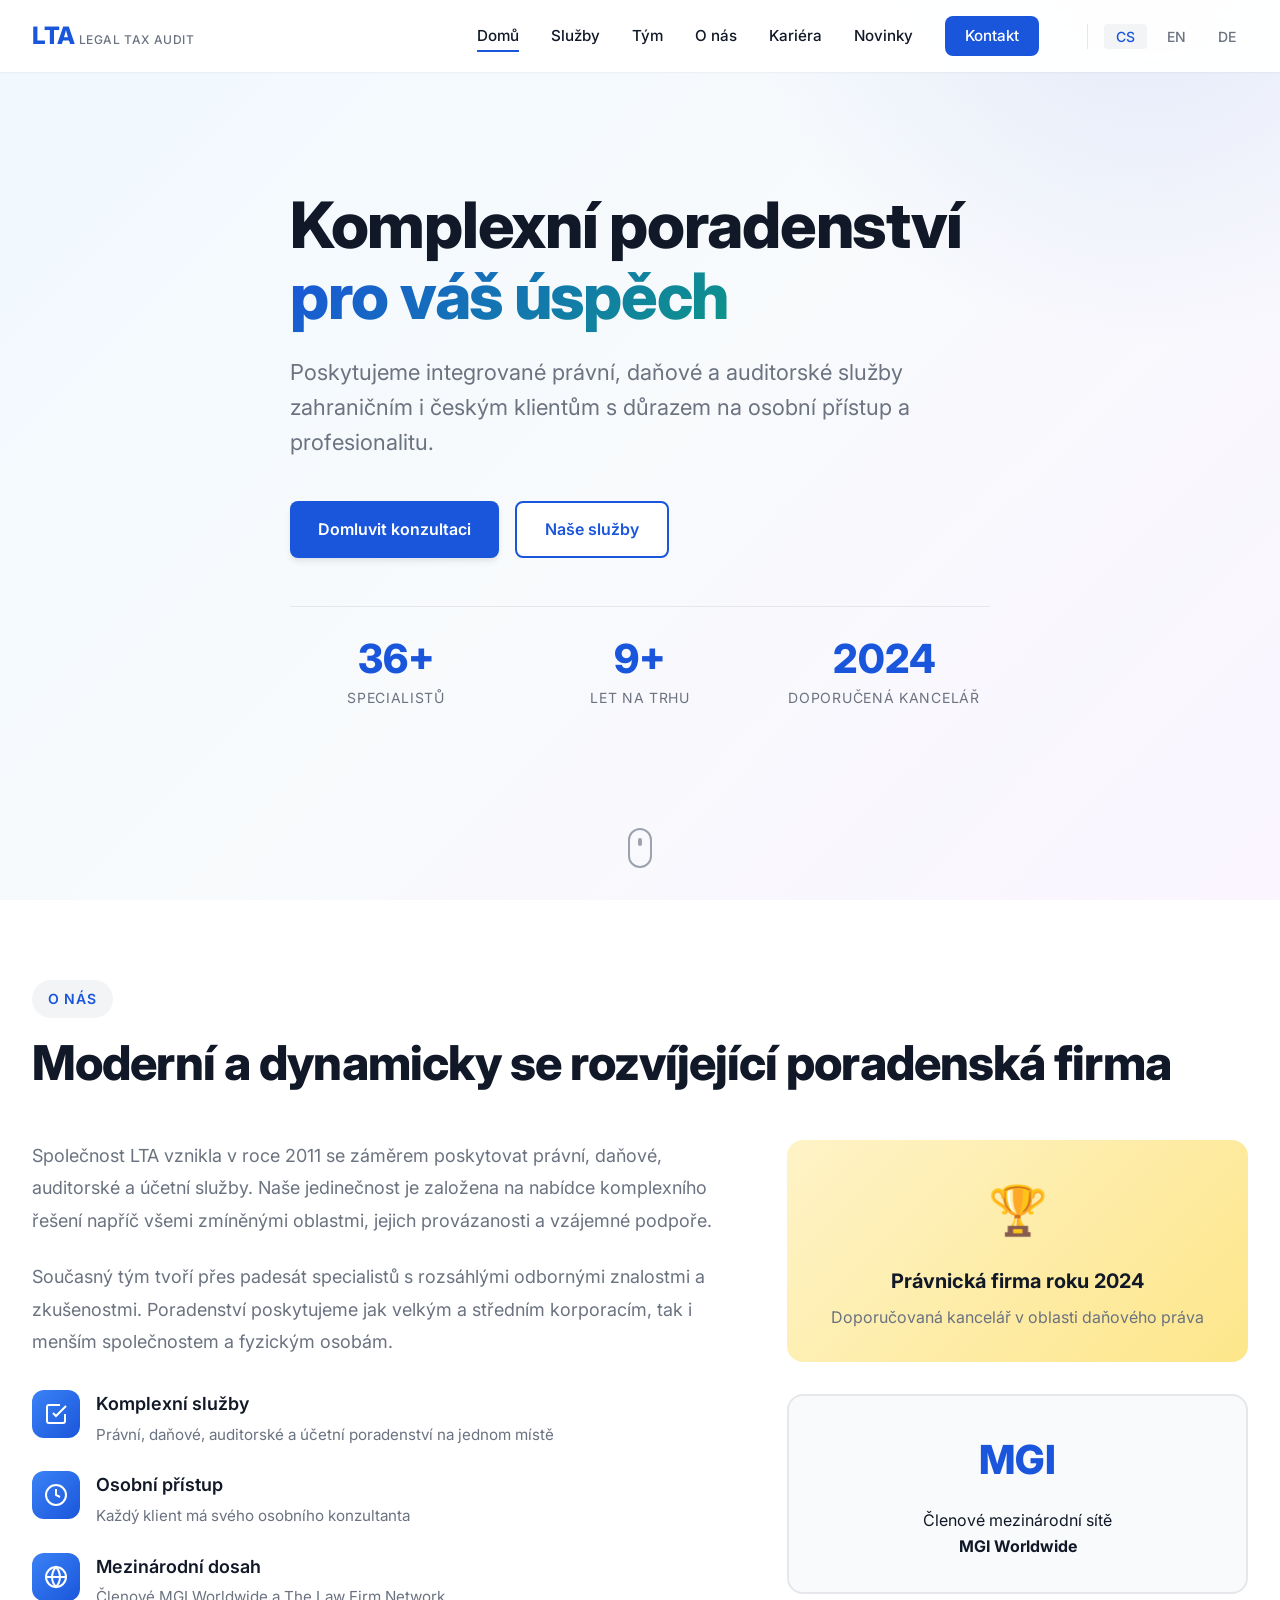
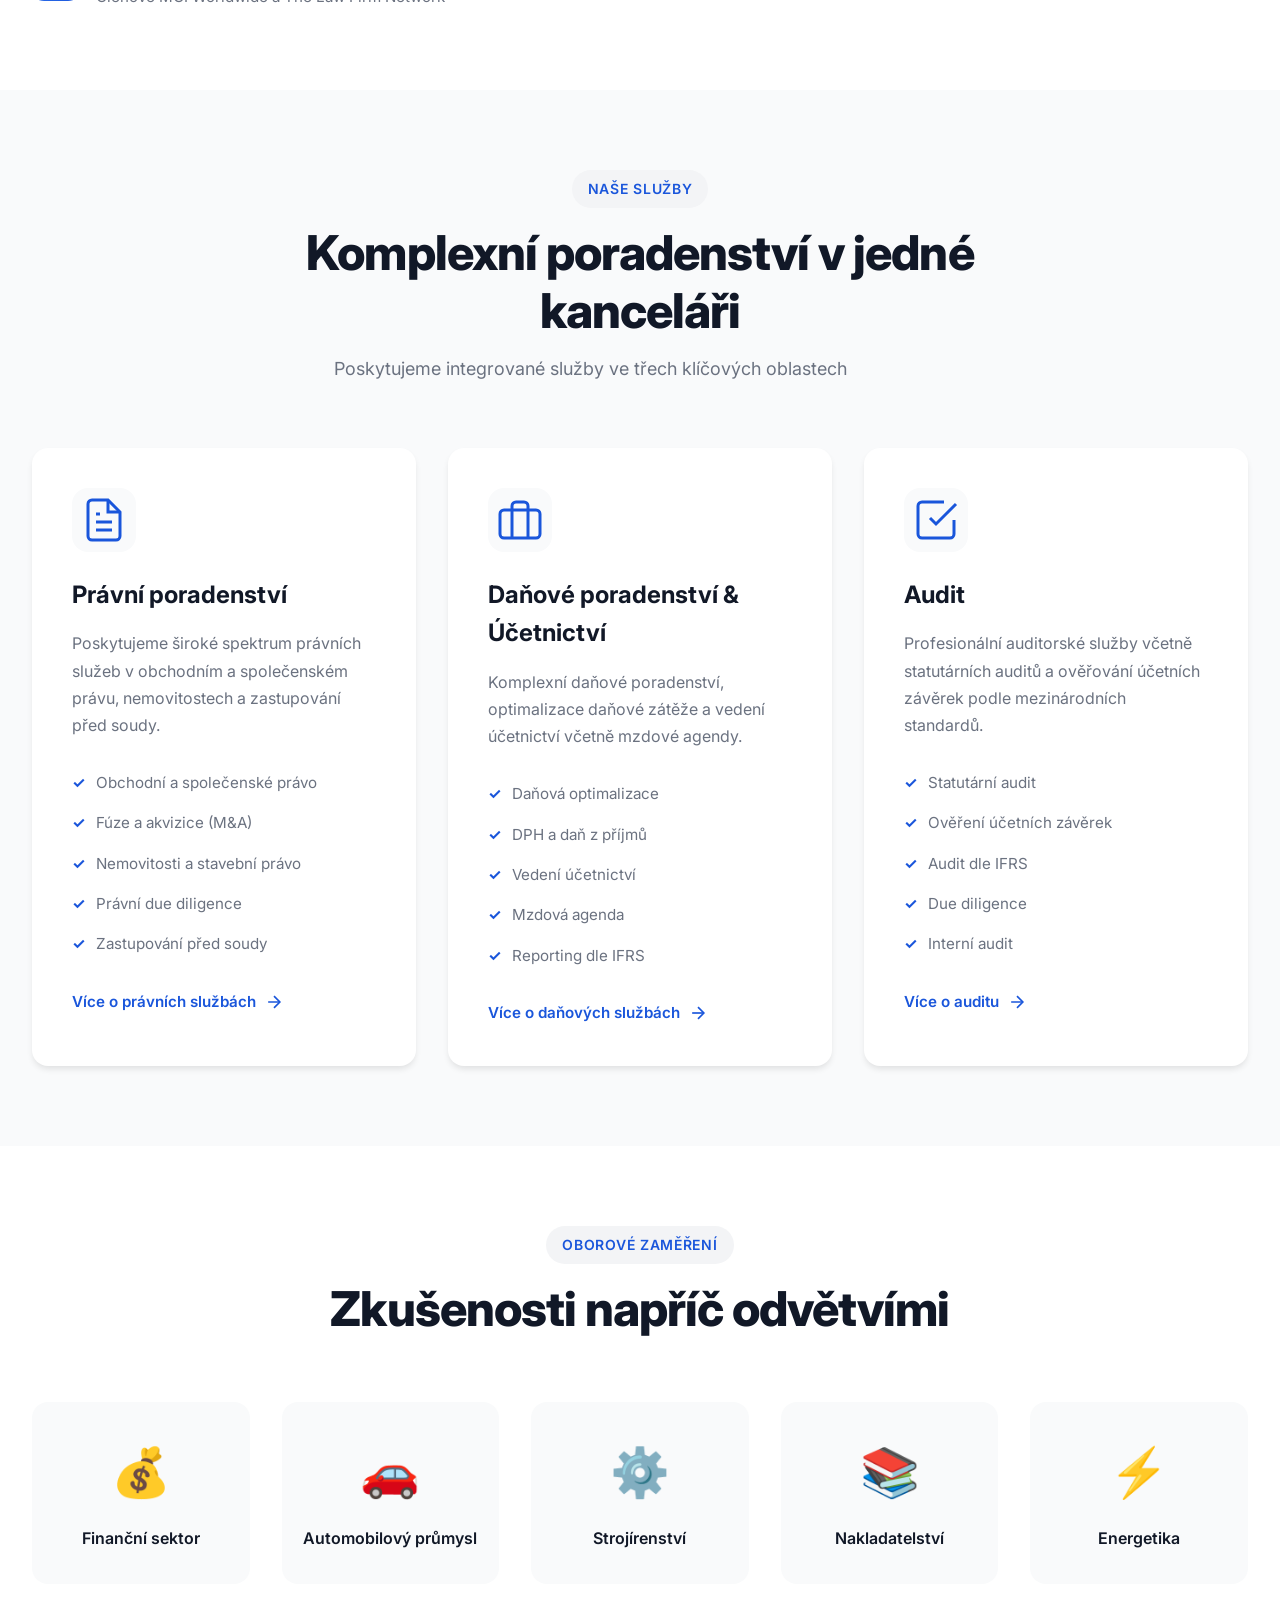
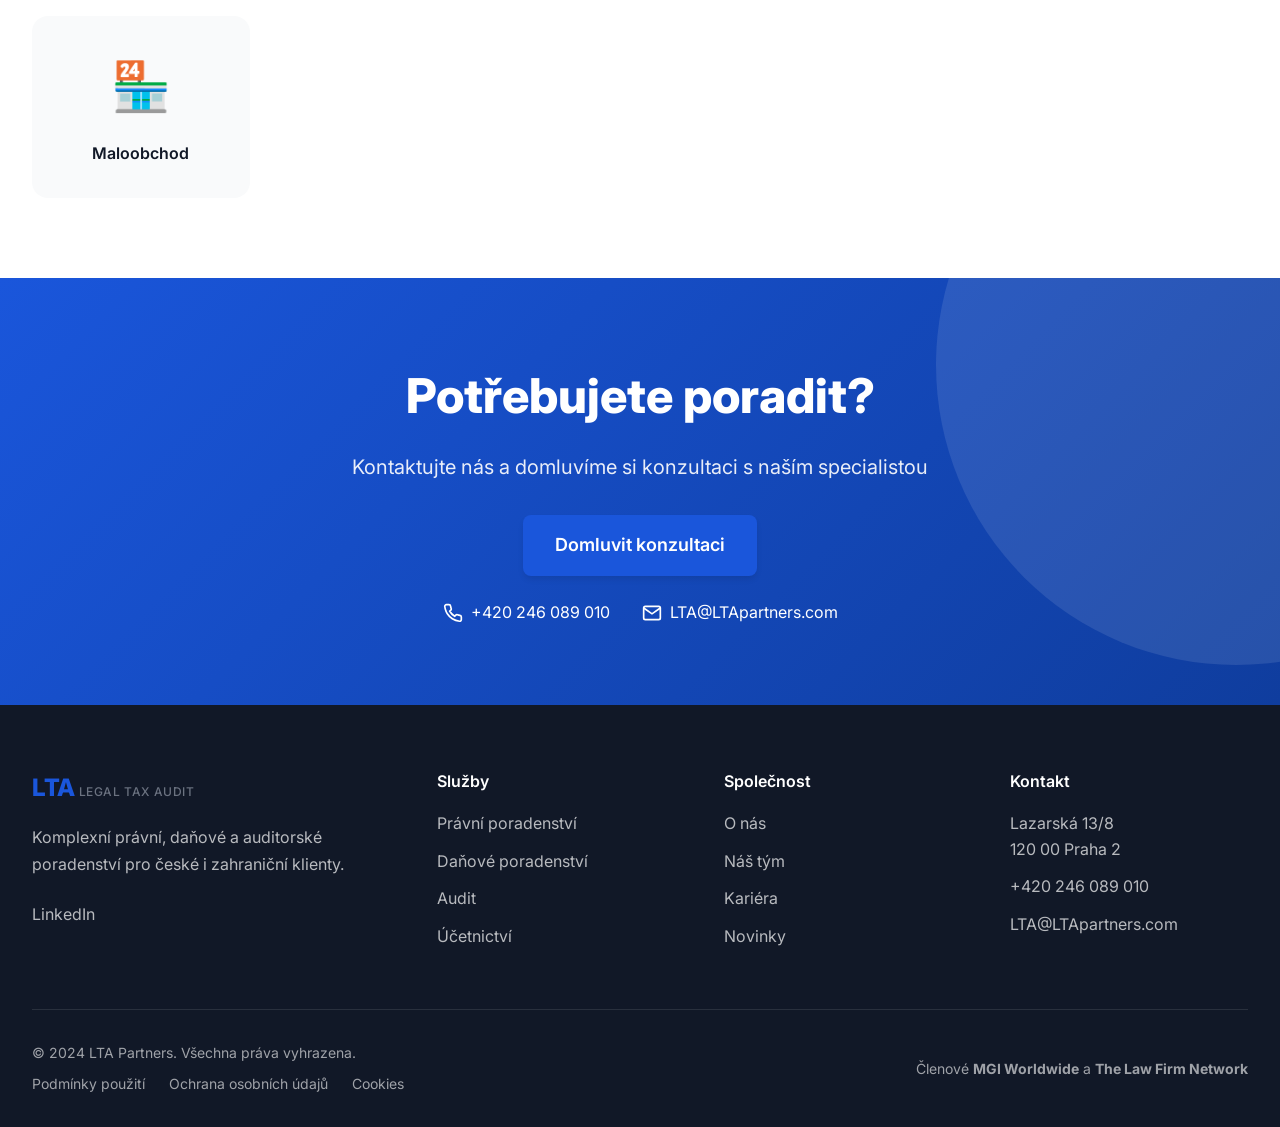
<file: docs/index.html>
<!DOCTYPE html>
<html lang="cs">
<head>
    <meta charset="UTF-8">
    <meta name="viewport" content="width=device-width, initial-scale=1.0">
    <title>LTA Partners - Legal, Tax & Audit</title>
    <link rel="stylesheet" href="css/style.css">
    <link rel="preconnect" href="https://fonts.googleapis.com">
    <link rel="preconnect" href="https://fonts.gstatic.com" crossorigin>
    <link href="https://fonts.googleapis.com/css2?family=Inter:wght@300;400;500;600;700;800&display=swap" rel="stylesheet">
</head>
<body>
    <!-- Navigation -->
    <nav class="navbar" id="navbar">
        <div class="container">
            <div class="nav-wrapper">
                <div class="logo">
                    <a href="index.html">
                        <span class="logo-text">LTA</span>
                        <span class="logo-subtitle">Legal Tax Audit</span>
                    </a>
                </div>

                <div class="nav-menu" id="navMenu">
                    <a href="index.html" class="nav-link active">Domů</a>
                    <a href="services.html" class="nav-link">Služby</a>
                    <a href="team.html" class="nav-link">Tým</a>
                    <a href="about.html" class="nav-link">O nás</a>
                    <a href="career.html" class="nav-link">Kariéra</a>
                    <a href="news.html" class="nav-link">Novinky</a>
                    <a href="contact.html" class="nav-link nav-link-cta">Kontakt</a>

                    <div class="language-switcher">
                        <button class="lang-btn active">CS</button>
                        <button class="lang-btn">EN</button>
                        <button class="lang-btn">DE</button>
                    </div>
                </div>

                <button class="mobile-menu-toggle" id="mobileMenuToggle">
                    <span></span>
                    <span></span>
                    <span></span>
                </button>
            </div>
        </div>
    </nav>

    <!-- Hero Section -->
    <section class="hero">
        <div class="hero-background"></div>
        <div class="container">
            <div class="hero-content">
                <h1 class="hero-title">
                    Komplexní poradenství<br>
                    <span class="gradient-text">pro váš úspěch</span>
                </h1>
                <p class="hero-subtitle">
                    Poskytujeme integrované právní, daňové a auditorské služby
                    zahraničním i českým klientům s důrazem na osobní přístup a profesionalitu.
                </p>
                <div class="hero-cta">
                    <a href="contact.html" class="btn btn-primary">Domluvit konzultaci</a>
                    <a href="services.html" class="btn btn-secondary">Naše služby</a>
                </div>

                <div class="hero-stats">
                    <div class="stat-item">
                        <div class="stat-number">50+</div>
                        <div class="stat-label">Specialistů</div>
                    </div>
                    <div class="stat-item">
                        <div class="stat-number">13+</div>
                        <div class="stat-label">Let na trhu</div>
                    </div>
                    <div class="stat-item">
                        <div class="stat-number">2024</div>
                        <div class="stat-label">Doporučená kancelář</div>
                    </div>
                </div>
            </div>
        </div>
        <div class="scroll-indicator">
            <div class="mouse"></div>
        </div>
    </section>

    <!-- About Section -->
    <section class="about-section">
        <div class="container">
            <div class="section-header">
                <span class="section-label">O nás</span>
                <h2 class="section-title">Moderní a dynamicky se rozvíjející poradenská firma</h2>
            </div>

            <div class="about-grid">
                <div class="about-content">
                    <p class="about-text">
                        Společnost LTA vznikla v roce 2011 se záměrem poskytovat právní, daňové,
                        auditorské a účetní služby. Naše jedinečnost je založena na nabídce
                        komplexního řešení napříč všemi zmíněnými oblastmi, jejich provázanosti
                        a vzájemné podpoře.
                    </p>
                    <p class="about-text">
                        Současný tým tvoří přes padesát specialistů s rozsáhlými odbornými
                        znalostmi a zkušenostmi. Poradenství poskytujeme jak velkým a středním
                        korporacím, tak i menším společnostem a fyzickým osobám.
                    </p>

                    <div class="about-features">
                        <div class="feature-item">
                            <div class="feature-icon">
                                <svg width="24" height="24" viewBox="0 0 24 24" fill="none" stroke="currentColor" stroke-width="2">
                                    <path d="M9 11l3 3L22 4"/>
                                    <path d="M21 12v7a2 2 0 01-2 2H5a2 2 0 01-2-2V5a2 2 0 012-2h11"/>
                                </svg>
                            </div>
                            <div>
                                <h4>Komplexní služby</h4>
                                <p>Právní, daňové, auditorské a účetní poradenství na jednom místě</p>
                            </div>
                        </div>

                        <div class="feature-item">
                            <div class="feature-icon">
                                <svg width="24" height="24" viewBox="0 0 24 24" fill="none" stroke="currentColor" stroke-width="2">
                                    <circle cx="12" cy="12" r="10"/>
                                    <path d="M12 6v6l4 2"/>
                                </svg>
                            </div>
                            <div>
                                <h4>Osobní přístup</h4>
                                <p>Každý klient má svého osobního konzultanta</p>
                            </div>
                        </div>

                        <div class="feature-item">
                            <div class="feature-icon">
                                <svg width="24" height="24" viewBox="0 0 24 24" fill="none" stroke="currentColor" stroke-width="2">
                                    <circle cx="12" cy="12" r="10"/>
                                    <path d="M2 12h20"/>
                                    <path d="M12 2a15.3 15.3 0 014 10 15.3 15.3 0 01-4 10 15.3 15.3 0 01-4-10 15.3 15.3 0 014-10z"/>
                                </svg>
                            </div>
                            <div>
                                <h4>Mezinárodní dosah</h4>
                                <p>Členové MGI Worldwide a The Law Firm Network</p>
                            </div>
                        </div>
                    </div>
                </div>

                <div class="about-awards">
                    <div class="award-card">
                        <div class="award-icon">🏆</div>
                        <h3>Právnická firma roku 2024</h3>
                        <p>Doporučovaná kancelář v oblasti daňového práva</p>
                    </div>

                    <div class="mgi-badge">
                        <div class="mgi-logo">MGI</div>
                        <p>Členové mezinárodní sítě<br><strong>MGI Worldwide</strong></p>
                    </div>
                </div>
            </div>
        </div>
    </section>

    <!-- Services Section -->
    <section class="services-section">
        <div class="container">
            <div class="section-header center">
                <span class="section-label">Naše služby</span>
                <h2 class="section-title">Komplexní poradenství v jedné kanceláři</h2>
                <p class="section-subtitle">
                    Poskytujeme integrované služby ve třech klíčových oblastech
                </p>
            </div>

            <div class="services-grid">
                <!-- Legal Services -->
                <div class="service-card" data-service="legal">
                    <div class="service-icon">
                        <svg width="48" height="48" viewBox="0 0 24 24" fill="none" stroke="currentColor" stroke-width="1.5">
                            <path d="M14 2H6a2 2 0 00-2 2v16a2 2 0 002 2h12a2 2 0 002-2V8z"/>
                            <polyline points="14 2 14 8 20 8"/>
                            <line x1="16" y1="13" x2="8" y2="13"/>
                            <line x1="16" y1="17" x2="8" y2="17"/>
                            <polyline points="10 9 9 9 8 9"/>
                        </svg>
                    </div>
                    <h3 class="service-title">Právní poradenství</h3>
                    <p class="service-description">
                        Poskytujeme široké spektrum právních služeb v obchodním a společenském právu,
                        nemovitostech a zastupování před soudy.
                    </p>
                    <ul class="service-list">
                        <li>Obchodní a společenské právo</li>
                        <li>Fúze a akvizice (M&A)</li>
                        <li>Nemovitosti a stavební právo</li>
                        <li>Právní due diligence</li>
                        <li>Zastupování před soudy</li>
                    </ul>
                    <a href="services.html#legal" class="service-link">
                        Více o právních službách
                        <svg width="20" height="20" viewBox="0 0 24 24" fill="none" stroke="currentColor" stroke-width="2">
                            <line x1="5" y1="12" x2="19" y2="12"/>
                            <polyline points="12 5 19 12 12 19"/>
                        </svg>
                    </a>
                </div>

                <!-- Tax Services -->
                <div class="service-card" data-service="tax">
                    <div class="service-icon">
                        <svg width="48" height="48" viewBox="0 0 24 24" fill="none" stroke="currentColor" stroke-width="1.5">
                            <rect x="2" y="7" width="20" height="14" rx="2"/>
                            <path d="M16 21V5a2 2 0 00-2-2h-4a2 2 0 00-2 2v16"/>
                            <path d="M12 11h.01"/>
                            <path d="M12 15h.01"/>
                        </svg>
                    </div>
                    <h3 class="service-title">Daňové poradenství & Účetnictví</h3>
                    <p class="service-description">
                        Komplexní daňové poradenství, optimalizace daňové zátěže a vedení účetnictví
                        včetně mzdové agendy.
                    </p>
                    <ul class="service-list">
                        <li>Daňová optimalizace</li>
                        <li>DPH a daň z příjmů</li>
                        <li>Vedení účetnictví</li>
                        <li>Mzdová agenda</li>
                        <li>Reporting dle IFRS</li>
                    </ul>
                    <a href="services.html#tax" class="service-link">
                        Více o daňových službách
                        <svg width="20" height="20" viewBox="0 0 24 24" fill="none" stroke="currentColor" stroke-width="2">
                            <line x1="5" y1="12" x2="19" y2="12"/>
                            <polyline points="12 5 19 12 12 19"/>
                        </svg>
                    </a>
                </div>

                <!-- Audit Services -->
                <div class="service-card" data-service="audit">
                    <div class="service-icon">
                        <svg width="48" height="48" viewBox="0 0 24 24" fill="none" stroke="currentColor" stroke-width="1.5">
                            <path d="M9 11l3 3L22 4"/>
                            <path d="M21 12v7a2 2 0 01-2 2H5a2 2 0 01-2-2V5a2 2 0 012-2h11"/>
                        </svg>
                    </div>
                    <h3 class="service-title">Audit</h3>
                    <p class="service-description">
                        Profesionální auditorské služby včetně statutárních auditů a ověřování
                        účetních závěrek podle mezinárodních standardů.
                    </p>
                    <ul class="service-list">
                        <li>Statutární audit</li>
                        <li>Ověření účetních závěrek</li>
                        <li>Audit dle IFRS</li>
                        <li>Due diligence</li>
                        <li>Interní audit</li>
                    </ul>
                    <a href="services.html#audit" class="service-link">
                        Více o auditu
                        <svg width="20" height="20" viewBox="0 0 24 24" fill="none" stroke="currentColor" stroke-width="2">
                            <line x1="5" y1="12" x2="19" y2="12"/>
                            <polyline points="12 5 19 12 12 19"/>
                        </svg>
                    </a>
                </div>
            </div>
        </div>
    </section>

    <!-- Industries Section -->
    <section class="industries-section">
        <div class="container">
            <div class="section-header center">
                <span class="section-label">Oborové zaměření</span>
                <h2 class="section-title">Zkušenosti napříč odvětvími</h2>
            </div>

            <div class="industries-grid">
                <div class="industry-item">
                    <div class="industry-icon">💰</div>
                    <h4>Finanční sektor</h4>
                </div>
                <div class="industry-item">
                    <div class="industry-icon">🚗</div>
                    <h4>Automobilový průmysl</h4>
                </div>
                <div class="industry-item">
                    <div class="industry-icon">⚙️</div>
                    <h4>Strojírenství</h4>
                </div>
                <div class="industry-item">
                    <div class="industry-icon">📚</div>
                    <h4>Nakladatelství</h4>
                </div>
                <div class="industry-item">
                    <div class="industry-icon">⚡</div>
                    <h4>Energetika</h4>
                </div>
                <div class="industry-item">
                    <div class="industry-icon">🏪</div>
                    <h4>Maloobchod</h4>
                </div>
            </div>
        </div>
    </section>

    <!-- CTA Section -->
    <section class="cta-section">
        <div class="container">
            <div class="cta-content">
                <h2 class="cta-title">Potřebujete poradit?</h2>
                <p class="cta-subtitle">
                    Kontaktujte nás a domluvíme si konzultaci s naším specialistou
                </p>
                <div class="cta-buttons">
                    <a href="contact.html" class="btn btn-primary btn-large">Domluvit konzultaci</a>
                    <div class="cta-contact">
                        <div class="contact-item">
                            <svg width="20" height="20" viewBox="0 0 24 24" fill="none" stroke="currentColor" stroke-width="2">
                                <path d="M22 16.92v3a2 2 0 01-2.18 2 19.79 19.79 0 01-8.63-3.07 19.5 19.5 0 01-6-6 19.79 19.79 0 01-3.07-8.67A2 2 0 014.11 2h3a2 2 0 012 1.72 12.84 12.84 0 00.7 2.81 2 2 0 01-.45 2.11L8.09 9.91a16 16 0 006 6l1.27-1.27a2 2 0 012.11-.45 12.84 12.84 0 002.81.7A2 2 0 0122 16.92z"/>
                            </svg>
                            <span>+420 246 089 010</span>
                        </div>
                        <div class="contact-item">
                            <svg width="20" height="20" viewBox="0 0 24 24" fill="none" stroke="currentColor" stroke-width="2">
                                <path d="M4 4h16c1.1 0 2 .9 2 2v12c0 1.1-.9 2-2 2H4c-1.1 0-2-.9-2-2V6c0-1.1.9-2 2-2z"/>
                                <polyline points="22,6 12,13 2,6"/>
                            </svg>
                            <span>LTA@LTApartners.com</span>
                        </div>
                    </div>
                </div>
            </div>
        </div>
    </section>

    <!-- Footer -->
    <footer class="footer">
        <div class="container">
            <div class="footer-grid">
                <div class="footer-col">
                    <div class="footer-logo">
                        <span class="logo-text">LTA</span>
                        <span class="logo-subtitle">Legal Tax Audit</span>
                    </div>
                    <p class="footer-text">
                        Komplexní právní, daňové a auditorské poradenství pro české i zahraniční klienty.
                    </p>
                    <div class="footer-social">
                        <a href="#" class="social-link">LinkedIn</a>
                    </div>
                </div>

                <div class="footer-col">
                    <h4 class="footer-title">Služby</h4>
                    <ul class="footer-links">
                        <li><a href="services.html#legal">Právní poradenství</a></li>
                        <li><a href="services.html#tax">Daňové poradenství</a></li>
                        <li><a href="services.html#audit">Audit</a></li>
                        <li><a href="services.html#accounting">Účetnictví</a></li>
                    </ul>
                </div>

                <div class="footer-col">
                    <h4 class="footer-title">Společnost</h4>
                    <ul class="footer-links">
                        <li><a href="about.html">O nás</a></li>
                        <li><a href="team.html">Náš tým</a></li>
                        <li><a href="career.html">Kariéra</a></li>
                        <li><a href="news.html">Novinky</a></li>
                    </ul>
                </div>

                <div class="footer-col">
                    <h4 class="footer-title">Kontakt</h4>
                    <ul class="footer-contact">
                        <li>Lazarská 13/8<br>120 00 Praha 2</li>
                        <li>+420 246 089 010</li>
                        <li>LTA@LTApartners.com</li>
                    </ul>
                </div>
            </div>

            <div class="footer-bottom">
                <div class="footer-legal">
                    <p>&copy; 2024 LTA Partners. Všechna práva vyhrazena.</p>
                    <div class="footer-legal-links">
                        <a href="#">Podmínky použití</a>
                        <a href="#">Ochrana osobních údajů</a>
                        <a href="#">Cookies</a>
                    </div>
                </div>
                <div class="footer-mgi">
                    <p>Členové <strong>MGI Worldwide</strong> a <strong>The Law Firm Network</strong></p>
                </div>
            </div>
        </div>
    </footer>

    <script src="js/script.js"></script>
</body>
</html>
</file>
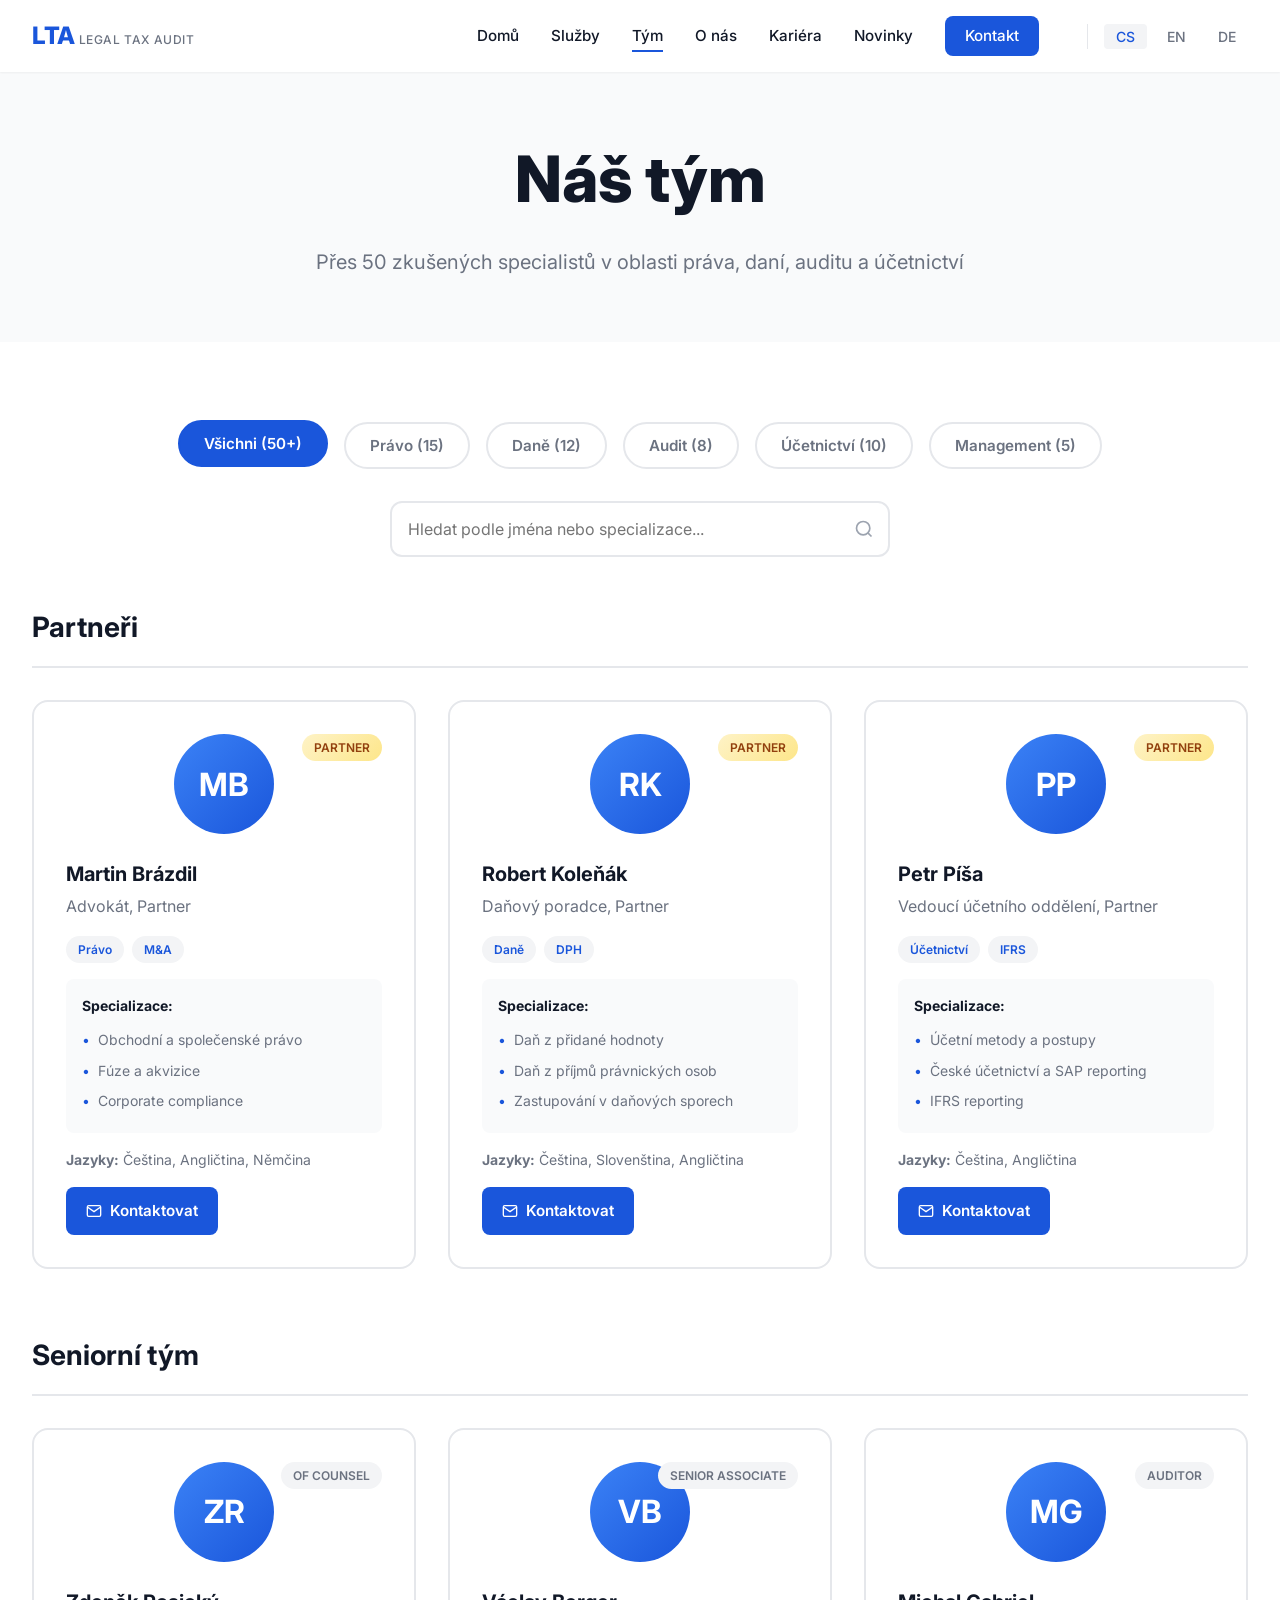
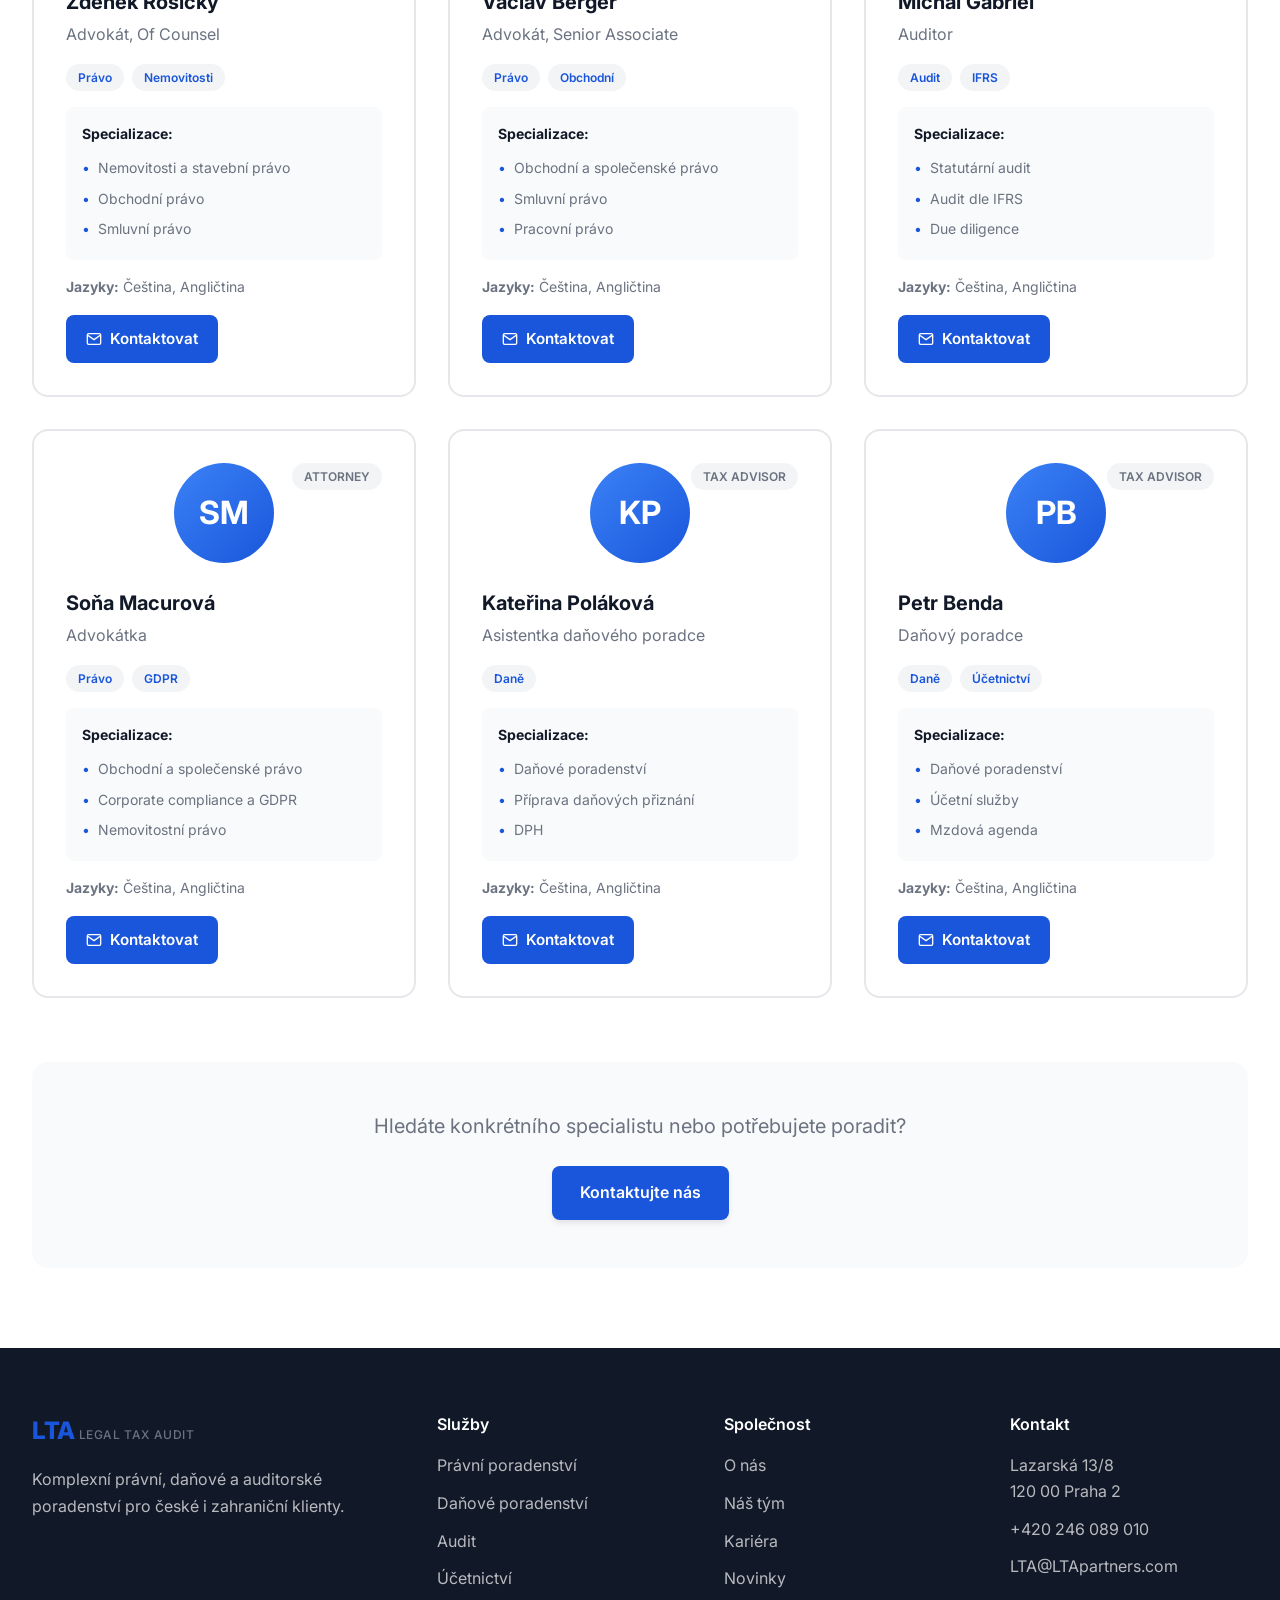
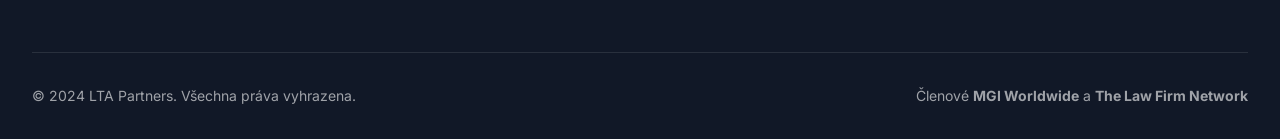
<file: docs/team.html>
<!DOCTYPE html>
<html lang="cs">
<head>
    <meta charset="UTF-8">
    <meta name="viewport" content="width=device-width, initial-scale=1.0">
    <title>Náš tým - LTA Partners</title>
    <link rel="stylesheet" href="css/style.css">
    <link rel="preconnect" href="https://fonts.googleapis.com">
    <link rel="preconnect" href="https://fonts.gstatic.com" crossorigin>
    <link href="https://fonts.googleapis.com/css2?family=Inter:wght@300;400;500;600;700;800&display=swap" rel="stylesheet">
</head>
<body>
    <!-- Navigation -->
    <nav class="navbar" id="navbar">
        <div class="container">
            <div class="nav-wrapper">
                <div class="logo">
                    <a href="index.html">
                        <span class="logo-text">LTA</span>
                        <span class="logo-subtitle">Legal Tax Audit</span>
                    </a>
                </div>

                <div class="nav-menu" id="navMenu">
                    <a href="index.html" class="nav-link">Domů</a>
                    <a href="services.html" class="nav-link">Služby</a>
                    <a href="team.html" class="nav-link active">Tým</a>
                    <a href="about.html" class="nav-link">O nás</a>
                    <a href="career.html" class="nav-link">Kariéra</a>
                    <a href="news.html" class="nav-link">Novinky</a>
                    <a href="contact.html" class="nav-link nav-link-cta">Kontakt</a>

                    <div class="language-switcher">
                        <button class="lang-btn active">CS</button>
                        <button class="lang-btn">EN</button>
                        <button class="lang-btn">DE</button>
                    </div>
                </div>

                <button class="mobile-menu-toggle" id="mobileMenuToggle">
                    <span></span>
                    <span></span>
                    <span></span>
                </button>
            </div>
        </div>
    </nav>

    <!-- Page Header -->
    <section class="page-header">
        <div class="container">
            <h1 class="page-title">Náš tým</h1>
            <p class="page-subtitle">
                Přes 50 zkušených specialistů v oblasti práva, daní, auditu a účetnictví
            </p>
        </div>
    </section>

    <!-- Team Filter Section -->
    <section class="team-section">
        <div class="container">
            <div class="team-filters">
                <button class="filter-btn active" data-filter="all">Všichni (50+)</button>
                <button class="filter-btn" data-filter="law">Právo (15)</button>
                <button class="filter-btn" data-filter="tax">Daně (12)</button>
                <button class="filter-btn" data-filter="audit">Audit (8)</button>
                <button class="filter-btn" data-filter="accounting">Účetnictví (10)</button>
                <button class="filter-btn" data-filter="management">Management (5)</button>
            </div>

            <div class="team-search">
                <input type="text" id="teamSearch" placeholder="Hledat podle jména nebo specializace..." class="search-input">
                <svg class="search-icon" width="20" height="20" viewBox="0 0 24 24" fill="none" stroke="currentColor" stroke-width="2">
                    <circle cx="11" cy="11" r="8"/>
                    <path d="m21 21-4.35-4.35"/>
                </svg>
            </div>

            <!-- Partners Section -->
            <div class="team-category">
                <h2 class="category-title">Partneři</h2>
                <div class="team-grid">
                    <!-- Partner 1 -->
                    <div class="team-card" data-category="law" data-keywords="právník advokát partner obchodní právo fúze akvizice">
                        <div class="team-photo">
                            <div class="photo-placeholder">MB</div>
                            <div class="team-badge partner-badge">Partner</div>
                        </div>
                        <div class="team-info">
                            <h3 class="team-name">Martin Brázdil</h3>
                            <p class="team-position">Advokát, Partner</p>
                            <div class="team-tags">
                                <span class="tag">Právo</span>
                                <span class="tag">M&A</span>
                            </div>
                            <div class="team-specialization">
                                <p><strong>Specializace:</strong></p>
                                <ul>
                                    <li>Obchodní a společenské právo</li>
                                    <li>Fúze a akvizice</li>
                                    <li>Corporate compliance</li>
                                </ul>
                            </div>
                            <div class="team-languages">
                                <strong>Jazyky:</strong> Čeština, Angličtina, Němčina
                            </div>
                            <a href="mailto:martin.brazdil@LTApartners.com" class="team-contact">
                                <svg width="16" height="16" viewBox="0 0 24 24" fill="none" stroke="currentColor" stroke-width="2">
                                    <path d="M4 4h16c1.1 0 2 .9 2 2v12c0 1.1-.9 2-2 2H4c-1.1 0-2-.9-2-2V6c0-1.1.9-2 2-2z"/>
                                    <polyline points="22,6 12,13 2,6"/>
                                </svg>
                                Kontaktovat
                            </a>
                        </div>
                    </div>

                    <!-- Partner 2 -->
                    <div class="team-card" data-category="tax" data-keywords="daňový poradce partner dph daň z příjmů">
                        <div class="team-photo">
                            <div class="photo-placeholder">RK</div>
                            <div class="team-badge partner-badge">Partner</div>
                        </div>
                        <div class="team-info">
                            <h3 class="team-name">Robert Koleňák</h3>
                            <p class="team-position">Daňový poradce, Partner</p>
                            <div class="team-tags">
                                <span class="tag">Daně</span>
                                <span class="tag">DPH</span>
                            </div>
                            <div class="team-specialization">
                                <p><strong>Specializace:</strong></p>
                                <ul>
                                    <li>Daň z přidané hodnoty</li>
                                    <li>Daň z příjmů právnických osob</li>
                                    <li>Zastupování v daňových sporech</li>
                                </ul>
                            </div>
                            <div class="team-languages">
                                <strong>Jazyky:</strong> Čeština, Slovenština, Angličtina
                            </div>
                            <a href="mailto:robert.kolenak@LTApartners.com" class="team-contact">
                                <svg width="16" height="16" viewBox="0 0 24 24" fill="none" stroke="currentColor" stroke-width="2">
                                    <path d="M4 4h16c1.1 0 2 .9 2 2v12c0 1.1-.9 2-2 2H4c-1.1 0-2-.9-2-2V6c0-1.1.9-2 2-2z"/>
                                    <polyline points="22,6 12,13 2,6"/>
                                </svg>
                                Kontaktovat
                            </a>
                        </div>
                    </div>

                    <!-- Partner 3 -->
                    <div class="team-card" data-category="accounting" data-keywords="účetní partner vedoucí účetního oddělení">
                        <div class="team-photo">
                            <div class="photo-placeholder">PP</div>
                            <div class="team-badge partner-badge">Partner</div>
                        </div>
                        <div class="team-info">
                            <h3 class="team-name">Petr Píša</h3>
                            <p class="team-position">Vedoucí účetního oddělení, Partner</p>
                            <div class="team-tags">
                                <span class="tag">Účetnictví</span>
                                <span class="tag">IFRS</span>
                            </div>
                            <div class="team-specialization">
                                <p><strong>Specializace:</strong></p>
                                <ul>
                                    <li>Účetní metody a postupy</li>
                                    <li>České účetnictví a SAP reporting</li>
                                    <li>IFRS reporting</li>
                                </ul>
                            </div>
                            <div class="team-languages">
                                <strong>Jazyky:</strong> Čeština, Angličtina
                            </div>
                            <a href="mailto:petr.pisa@LTApartners.com" class="team-contact">
                                <svg width="16" height="16" viewBox="0 0 24 24" fill="none" stroke="currentColor" stroke-width="2">
                                    <path d="M4 4h16c1.1 0 2 .9 2 2v12c0 1.1-.9 2-2 2H4c-1.1 0-2-.9-2-2V6c0-1.1.9-2 2-2z"/>
                                    <polyline points="22,6 12,13 2,6"/>
                                </svg>
                                Kontaktovat
                            </a>
                        </div>
                    </div>
                </div>
            </div>

            <!-- Senior Team Section -->
            <div class="team-category">
                <h2 class="category-title">Seniorní tým</h2>
                <div class="team-grid">
                    <!-- Senior 1 -->
                    <div class="team-card" data-category="law" data-keywords="advokát seniorní nemovitosti stavební právo">
                        <div class="team-photo">
                            <div class="photo-placeholder">ZR</div>
                            <div class="team-badge">Of Counsel</div>
                        </div>
                        <div class="team-info">
                            <h3 class="team-name">Zdeněk Rosický</h3>
                            <p class="team-position">Advokát, Of Counsel</p>
                            <div class="team-tags">
                                <span class="tag">Právo</span>
                                <span class="tag">Nemovitosti</span>
                            </div>
                            <div class="team-specialization">
                                <p><strong>Specializace:</strong></p>
                                <ul>
                                    <li>Nemovitosti a stavební právo</li>
                                    <li>Obchodní právo</li>
                                    <li>Smluvní právo</li>
                                </ul>
                            </div>
                            <div class="team-languages">
                                <strong>Jazyky:</strong> Čeština, Angličtina
                            </div>
                            <a href="mailto:zdenek.rosicky@LTApartners.com" class="team-contact">
                                <svg width="16" height="16" viewBox="0 0 24 24" fill="none" stroke="currentColor" stroke-width="2">
                                    <path d="M4 4h16c1.1 0 2 .9 2 2v12c0 1.1-.9 2-2 2H4c-1.1 0-2-.9-2-2V6c0-1.1.9-2 2-2z"/>
                                    <polyline points="22,6 12,13 2,6"/>
                                </svg>
                                Kontaktovat
                            </a>
                        </div>
                    </div>

                    <!-- Senior 2 -->
                    <div class="team-card" data-category="law" data-keywords="advokát senior obchodní právo">
                        <div class="team-photo">
                            <div class="photo-placeholder">VB</div>
                            <div class="team-badge">Senior Associate</div>
                        </div>
                        <div class="team-info">
                            <h3 class="team-name">Václav Berger</h3>
                            <p class="team-position">Advokát, Senior Associate</p>
                            <div class="team-tags">
                                <span class="tag">Právo</span>
                                <span class="tag">Obchodní</span>
                            </div>
                            <div class="team-specialization">
                                <p><strong>Specializace:</strong></p>
                                <ul>
                                    <li>Obchodní a společenské právo</li>
                                    <li>Smluvní právo</li>
                                    <li>Pracovní právo</li>
                                </ul>
                            </div>
                            <div class="team-languages">
                                <strong>Jazyky:</strong> Čeština, Angličtina
                            </div>
                            <a href="mailto:vaclav.berger@LTApartners.com" class="team-contact">
                                <svg width="16" height="16" viewBox="0 0 24 24" fill="none" stroke="currentColor" stroke-width="2">
                                    <path d="M4 4h16c1.1 0 2 .9 2 2v12c0 1.1-.9 2-2 2H4c-1.1 0-2-.9-2-2V6c0-1.1.9-2 2-2z"/>
                                    <polyline points="22,6 12,13 2,6"/>
                                </svg>
                                Kontaktovat
                            </a>
                        </div>
                    </div>

                    <!-- Senior 3 -->
                    <div class="team-card" data-category="audit" data-keywords="auditor statutární audit">
                        <div class="team-photo">
                            <div class="photo-placeholder">MG</div>
                            <div class="team-badge">Auditor</div>
                        </div>
                        <div class="team-info">
                            <h3 class="team-name">Michal Gabriel</h3>
                            <p class="team-position">Auditor</p>
                            <div class="team-tags">
                                <span class="tag">Audit</span>
                                <span class="tag">IFRS</span>
                            </div>
                            <div class="team-specialization">
                                <p><strong>Specializace:</strong></p>
                                <ul>
                                    <li>Statutární audit</li>
                                    <li>Audit dle IFRS</li>
                                    <li>Due diligence</li>
                                </ul>
                            </div>
                            <div class="team-languages">
                                <strong>Jazyky:</strong> Čeština, Angličtina
                            </div>
                            <a href="mailto:michal.gabriel@LTApartners.com" class="team-contact">
                                <svg width="16" height="16" viewBox="0 0 24 24" fill="none" stroke="currentColor" stroke-width="2">
                                    <path d="M4 4h16c1.1 0 2 .9 2 2v12c0 1.1-.9 2-2 2H4c-1.1 0-2-.9-2-2V6c0-1.1.9-2 2-2z"/>
                                    <polyline points="22,6 12,13 2,6"/>
                                </svg>
                                Kontaktovat
                            </a>
                        </div>
                    </div>

                    <!-- Senior 4 -->
                    <div class="team-card" data-category="law" data-keywords="advokát gdpr ochrana osobních údajů">
                        <div class="team-photo">
                            <div class="photo-placeholder">SM</div>
                            <div class="team-badge">Attorney</div>
                        </div>
                        <div class="team-info">
                            <h3 class="team-name">Soňa Macurová</h3>
                            <p class="team-position">Advokátka</p>
                            <div class="team-tags">
                                <span class="tag">Právo</span>
                                <span class="tag">GDPR</span>
                            </div>
                            <div class="team-specialization">
                                <p><strong>Specializace:</strong></p>
                                <ul>
                                    <li>Obchodní a společenské právo</li>
                                    <li>Corporate compliance a GDPR</li>
                                    <li>Nemovitostní právo</li>
                                </ul>
                            </div>
                            <div class="team-languages">
                                <strong>Jazyky:</strong> Čeština, Angličtina
                            </div>
                            <a href="mailto:sona.macurova@LTApartners.com" class="team-contact">
                                <svg width="16" height="16" viewBox="0 0 24 24" fill="none" stroke="currentColor" stroke-width="2">
                                    <path d="M4 4h16c1.1 0 2 .9 2 2v12c0 1.1-.9 2-2 2H4c-1.1 0-2-.9-2-2V6c0-1.1.9-2 2-2z"/>
                                    <polyline points="22,6 12,13 2,6"/>
                                </svg>
                                Kontaktovat
                            </a>
                        </div>
                    </div>

                    <!-- Senior 5 -->
                    <div class="team-card" data-category="tax" data-keywords="daňový poradce asistent">
                        <div class="team-photo">
                            <div class="photo-placeholder">KP</div>
                            <div class="team-badge">Tax Advisor</div>
                        </div>
                        <div class="team-info">
                            <h3 class="team-name">Kateřina Poláková</h3>
                            <p class="team-position">Asistentka daňového poradce</p>
                            <div class="team-tags">
                                <span class="tag">Daně</span>
                            </div>
                            <div class="team-specialization">
                                <p><strong>Specializace:</strong></p>
                                <ul>
                                    <li>Daňové poradenství</li>
                                    <li>Příprava daňových přiznání</li>
                                    <li>DPH</li>
                                </ul>
                            </div>
                            <div class="team-languages">
                                <strong>Jazyky:</strong> Čeština, Angličtina
                            </div>
                            <a href="mailto:katerina.polakova@LTApartners.com" class="team-contact">
                                <svg width="16" height="16" viewBox="0 0 24 24" fill="none" stroke="currentColor" stroke-width="2">
                                    <path d="M4 4h16c1.1 0 2 .9 2 2v12c0 1.1-.9 2-2 2H4c-1.1 0-2-.9-2-2V6c0-1.1.9-2 2-2z"/>
                                    <polyline points="22,6 12,13 2,6"/>
                                </svg>
                                Kontaktovat
                            </a>
                        </div>
                    </div>

                    <!-- Senior 6 -->
                    <div class="team-card" data-category="tax" data-keywords="daňový poradce účetní">
                        <div class="team-photo">
                            <div class="photo-placeholder">PB</div>
                            <div class="team-badge">Tax Advisor</div>
                        </div>
                        <div class="team-info">
                            <h3 class="team-name">Petr Benda</h3>
                            <p class="team-position">Daňový poradce</p>
                            <div class="team-tags">
                                <span class="tag">Daně</span>
                                <span class="tag">Účetnictví</span>
                            </div>
                            <div class="team-specialization">
                                <p><strong>Specializace:</strong></p>
                                <ul>
                                    <li>Daňové poradenství</li>
                                    <li>Účetní služby</li>
                                    <li>Mzdová agenda</li>
                                </ul>
                            </div>
                            <div class="team-languages">
                                <strong>Jazyky:</strong> Čeština, Angličtina
                            </div>
                            <a href="mailto:petr.benda@LTApartners.com" class="team-contact">
                                <svg width="16" height="16" viewBox="0 0 24 24" fill="none" stroke="currentColor" stroke-width="2">
                                    <path d="M4 4h16c1.1 0 2 .9 2 2v12c0 1.1-.9 2-2 2H4c-1.1 0-2-.9-2-2V6c0-1.1.9-2 2-2z"/>
                                    <polyline points="22,6 12,13 2,6"/>
                                </svg>
                                Kontaktovat
                            </a>
                        </div>
                    </div>
                </div>
            </div>

            <div class="team-cta">
                <p>Hledáte konkrétního specialistu nebo potřebujete poradit?</p>
                <a href="contact.html" class="btn btn-primary">Kontaktujte nás</a>
            </div>
        </div>
    </section>

    <!-- Footer -->
    <footer class="footer">
        <div class="container">
            <div class="footer-grid">
                <div class="footer-col">
                    <div class="footer-logo">
                        <span class="logo-text">LTA</span>
                        <span class="logo-subtitle">Legal Tax Audit</span>
                    </div>
                    <p class="footer-text">
                        Komplexní právní, daňové a auditorské poradenství pro české i zahraniční klienty.
                    </p>
                </div>

                <div class="footer-col">
                    <h4 class="footer-title">Služby</h4>
                    <ul class="footer-links">
                        <li><a href="services.html#legal">Právní poradenství</a></li>
                        <li><a href="services.html#tax">Daňové poradenství</a></li>
                        <li><a href="services.html#audit">Audit</a></li>
                        <li><a href="services.html#accounting">Účetnictví</a></li>
                    </ul>
                </div>

                <div class="footer-col">
                    <h4 class="footer-title">Společnost</h4>
                    <ul class="footer-links">
                        <li><a href="about.html">O nás</a></li>
                        <li><a href="team.html">Náš tým</a></li>
                        <li><a href="career.html">Kariéra</a></li>
                        <li><a href="news.html">Novinky</a></li>
                    </ul>
                </div>

                <div class="footer-col">
                    <h4 class="footer-title">Kontakt</h4>
                    <ul class="footer-contact">
                        <li>Lazarská 13/8<br>120 00 Praha 2</li>
                        <li>+420 246 089 010</li>
                        <li>LTA@LTApartners.com</li>
                    </ul>
                </div>
            </div>

            <div class="footer-bottom">
                <div class="footer-legal">
                    <p>&copy; 2024 LTA Partners. Všechna práva vyhrazena.</p>
                </div>
                <div class="footer-mgi">
                    <p>Členové <strong>MGI Worldwide</strong> a <strong>The Law Firm Network</strong></p>
                </div>
            </div>
        </div>
    </footer>

    <script src="js/script.js"></script>
</body>
</html>
</file>
<file: docs/css/style.css>
/* ================================
   VARIABLES & RESET
   ================================ */

:root {
    /* Colors */
    --primary-color: #1a56db;
    --primary-dark: #0f3d9e;
    --primary-light: #3b82f6;
    --secondary-color: #0d9488;
    --secondary-dark: #0f766e;

    --text-primary: #111827;
    --text-secondary: #6b7280;
    --text-light: #9ca3af;

    --bg-white: #ffffff;
    --bg-gray-50: #f9fafb;
    --bg-gray-100: #f3f4f6;
    --bg-gray-200: #e5e7eb;

    --border-color: #e5e7eb;
    --shadow-sm: 0 1px 2px 0 rgba(0, 0, 0, 0.05);
    --shadow-md: 0 4px 6px -1px rgba(0, 0, 0, 0.1);
    --shadow-lg: 0 10px 15px -3px rgba(0, 0, 0, 0.1);
    --shadow-xl: 0 20px 25px -5px rgba(0, 0, 0, 0.1);

    /* Typography */
    --font-primary: 'Inter', -apple-system, BlinkMacSystemFont, 'Segoe UI', sans-serif;

    /* Spacing */
    --container-width: 1280px;
    --section-padding: 5rem 0;

    /* Transitions */
    --transition: all 0.3s ease;
}

* {
    margin: 0;
    padding: 0;
    box-sizing: border-box;
}

html {
    scroll-behavior: smooth;
}

body {
    font-family: var(--font-primary);
    color: var(--text-primary);
    line-height: 1.6;
    -webkit-font-smoothing: antialiased;
    -moz-osx-font-smoothing: grayscale;
}

a {
    text-decoration: none;
    color: inherit;
    transition: var(--transition);
}

img {
    max-width: 100%;
    height: auto;
    display: block;
}

ul {
    list-style: none;
}

button {
    cursor: pointer;
    border: none;
    background: none;
    font-family: inherit;
}

/* ================================
   UTILITIES
   ================================ */

.container {
    max-width: var(--container-width);
    margin: 0 auto;
    padding: 0 2rem;
}

.gradient-text {
    background: linear-gradient(135deg, var(--primary-color) 0%, var(--secondary-color) 100%);
    -webkit-background-clip: text;
    -webkit-text-fill-color: transparent;
    background-clip: text;
}

/* ================================
   NAVIGATION
   ================================ */

.navbar {
    position: fixed;
    top: 0;
    left: 0;
    right: 0;
    background: rgba(255, 255, 255, 0.95);
    backdrop-filter: blur(10px);
    box-shadow: var(--shadow-sm);
    z-index: 1000;
    transition: var(--transition);
}

.navbar.scrolled {
    box-shadow: var(--shadow-md);
}

.nav-wrapper {
    display: flex;
    align-items: center;
    justify-content: space-between;
    padding: 1rem 0;
}

.logo {
    display: flex;
    flex-direction: column;
}

.logo-text {
    font-size: 1.5rem;
    font-weight: 800;
    color: var(--primary-color);
    letter-spacing: -0.02em;
}

.logo-subtitle {
    font-size: 0.75rem;
    font-weight: 500;
    color: var(--text-secondary);
    text-transform: uppercase;
    letter-spacing: 0.05em;
}

.nav-menu {
    display: flex;
    align-items: center;
    gap: 2rem;
}

.nav-link {
    font-size: 0.95rem;
    font-weight: 500;
    color: var(--text-primary);
    position: relative;
}

.nav-link::after {
    content: '';
    position: absolute;
    bottom: -4px;
    left: 0;
    width: 0;
    height: 2px;
    background: var(--primary-color);
    transition: width 0.3s ease;
}

.nav-link:hover::after,
.nav-link.active::after {
    width: 100%;
}

.nav-link-cta {
    padding: 0.5rem 1.25rem;
    background: var(--primary-color);
    color: white;
    border-radius: 0.5rem;
    transition: var(--transition);
}

.nav-link-cta:hover {
    background: var(--primary-dark);
    transform: translateY(-2px);
}

.nav-link-cta::after {
    display: none;
}

.language-switcher {
    display: flex;
    gap: 0.5rem;
    margin-left: 1rem;
    padding-left: 1rem;
    border-left: 1px solid var(--border-color);
}

.lang-btn {
    padding: 0.25rem 0.75rem;
    font-size: 0.875rem;
    font-weight: 500;
    color: var(--text-secondary);
    border-radius: 0.25rem;
    transition: var(--transition);
}

.lang-btn:hover,
.lang-btn.active {
    color: var(--primary-color);
    background: var(--bg-gray-100);
}

.mobile-menu-toggle {
    display: none;
    flex-direction: column;
    gap: 4px;
    padding: 0.5rem;
}

.mobile-menu-toggle span {
    width: 24px;
    height: 2px;
    background: var(--text-primary);
    transition: var(--transition);
}

/* ================================
   HERO SECTION
   ================================ */

.hero {
    position: relative;
    min-height: 100vh;
    display: flex;
    align-items: center;
    padding-top: 80px;
    overflow: hidden;
}

.hero-background {
    position: absolute;
    top: 0;
    left: 0;
    right: 0;
    bottom: 0;
    background: linear-gradient(135deg, #f0f9ff 0%, #f8fafc 50%, #faf5ff 100%);
    z-index: -1;
}

.hero-background::after {
    content: '';
    position: absolute;
    top: -50%;
    right: -20%;
    width: 800px;
    height: 800px;
    background: radial-gradient(circle, rgba(26, 86, 219, 0.1) 0%, transparent 70%);
    border-radius: 50%;
}

.hero-content {
    max-width: 900px;
    animation: fadeInUp 0.8s ease;
}

@keyframes fadeInUp {
    from {
        opacity: 0;
        transform: translateY(30px);
    }
    to {
        opacity: 1;
        transform: translateY(0);
    }
}

.hero-title {
    font-size: clamp(2.5rem, 5vw, 4rem);
    font-weight: 800;
    line-height: 1.1;
    margin-bottom: 1.5rem;
    letter-spacing: -0.02em;
}

.hero-subtitle {
    font-size: clamp(1.125rem, 2vw, 1.375rem);
    color: var(--text-secondary);
    margin-bottom: 2.5rem;
    max-width: 700px;
}

.hero-cta {
    display: flex;
    gap: 1rem;
    margin-bottom: 3rem;
    flex-wrap: wrap;
}

.hero-stats {
    display: grid;
    grid-template-columns: repeat(auto-fit, minmax(150px, 1fr));
    gap: 2rem;
    padding-top: 2rem;
    border-top: 1px solid var(--border-color);
}

.stat-item {
    text-align: center;
}

.stat-number {
    font-size: 2.5rem;
    font-weight: 800;
    color: var(--primary-color);
    line-height: 1;
    margin-bottom: 0.5rem;
}

.stat-label {
    font-size: 0.875rem;
    color: var(--text-secondary);
    text-transform: uppercase;
    letter-spacing: 0.05em;
}

.scroll-indicator {
    position: absolute;
    bottom: 2rem;
    left: 50%;
    transform: translateX(-50%);
    animation: bounce 2s infinite;
}

@keyframes bounce {
    0%, 20%, 50%, 80%, 100% {
        transform: translateX(-50%) translateY(0);
    }
    40% {
        transform: translateX(-50%) translateY(-10px);
    }
    60% {
        transform: translateX(-50%) translateY(-5px);
    }
}

.mouse {
    width: 24px;
    height: 40px;
    border: 2px solid var(--text-light);
    border-radius: 12px;
    position: relative;
}

.mouse::before {
    content: '';
    position: absolute;
    top: 8px;
    left: 50%;
    transform: translateX(-50%);
    width: 4px;
    height: 8px;
    background: var(--text-light);
    border-radius: 2px;
    animation: mouseScroll 1.5s infinite;
}

@keyframes mouseScroll {
    0% {
        opacity: 1;
        transform: translateX(-50%) translateY(0);
    }
    100% {
        opacity: 0;
        transform: translateX(-50%) translateY(12px);
    }
}

/* ================================
   BUTTONS
   ================================ */

.btn {
    display: inline-flex;
    align-items: center;
    gap: 0.5rem;
    padding: 0.875rem 1.75rem;
    font-size: 1rem;
    font-weight: 600;
    border-radius: 0.5rem;
    transition: var(--transition);
    cursor: pointer;
}

.btn-primary {
    background: var(--primary-color);
    color: white;
    box-shadow: var(--shadow-md);
}

.btn-primary:hover {
    background: var(--primary-dark);
    transform: translateY(-2px);
    box-shadow: var(--shadow-lg);
}

.btn-secondary {
    background: white;
    color: var(--primary-color);
    border: 2px solid var(--primary-color);
}

.btn-secondary:hover {
    background: var(--primary-color);
    color: white;
}

.btn-large {
    padding: 1rem 2rem;
    font-size: 1.125rem;
}

/* ================================
   SECTIONS
   ================================ */

section {
    padding: var(--section-padding);
}

.section-header {
    margin-bottom: 3rem;
}

.section-header.center {
    text-align: center;
    max-width: 800px;
    margin-left: auto;
    margin-right: auto;
    margin-bottom: 4rem;
}

.section-label {
    display: inline-block;
    padding: 0.5rem 1rem;
    background: var(--bg-gray-100);
    color: var(--primary-color);
    font-size: 0.875rem;
    font-weight: 600;
    text-transform: uppercase;
    letter-spacing: 0.05em;
    border-radius: 2rem;
    margin-bottom: 1rem;
}

.section-title {
    font-size: clamp(2rem, 4vw, 3rem);
    font-weight: 800;
    line-height: 1.2;
    margin-bottom: 1rem;
    letter-spacing: -0.02em;
}

.section-subtitle {
    font-size: 1.125rem;
    color: var(--text-secondary);
    max-width: 700px;
}

/* ================================
   ABOUT SECTION
   ================================ */

.about-section {
    background: white;
}

.about-grid {
    display: grid;
    grid-template-columns: 1.5fr 1fr;
    gap: 4rem;
    align-items: start;
}

.about-text {
    font-size: 1.125rem;
    color: var(--text-secondary);
    margin-bottom: 1.5rem;
    line-height: 1.8;
}

.about-features {
    display: flex;
    flex-direction: column;
    gap: 1.5rem;
    margin-top: 2rem;
}

.feature-item {
    display: flex;
    gap: 1rem;
}

.feature-icon {
    flex-shrink: 0;
    width: 48px;
    height: 48px;
    background: linear-gradient(135deg, var(--primary-light) 0%, var(--primary-color) 100%);
    border-radius: 0.75rem;
    display: flex;
    align-items: center;
    justify-content: center;
    color: white;
}

.feature-item h4 {
    font-size: 1.125rem;
    font-weight: 600;
    margin-bottom: 0.25rem;
}

.feature-item p {
    font-size: 0.95rem;
    color: var(--text-secondary);
}

.about-awards {
    display: flex;
    flex-direction: column;
    gap: 2rem;
}

.award-card {
    padding: 2rem;
    background: linear-gradient(135deg, #fef3c7 0%, #fde68a 100%);
    border-radius: 1rem;
    text-align: center;
}

.award-icon {
    font-size: 3rem;
    margin-bottom: 1rem;
}

.award-card h3 {
    font-size: 1.25rem;
    margin-bottom: 0.5rem;
}

.award-card p {
    color: var(--text-secondary);
}

.mgi-badge {
    padding: 2rem;
    background: var(--bg-gray-50);
    border: 2px solid var(--border-color);
    border-radius: 1rem;
    text-align: center;
}

.mgi-logo {
    font-size: 2.5rem;
    font-weight: 800;
    color: var(--primary-color);
    margin-bottom: 1rem;
}

/* ================================
   SERVICES SECTION
   ================================ */

.services-section {
    background: var(--bg-gray-50);
}

.services-grid {
    display: grid;
    grid-template-columns: repeat(auto-fit, minmax(320px, 1fr));
    gap: 2rem;
}

.service-card {
    padding: 2.5rem;
    background: white;
    border-radius: 1rem;
    box-shadow: var(--shadow-md);
    transition: var(--transition);
    position: relative;
    overflow: hidden;
}

.service-card::before {
    content: '';
    position: absolute;
    top: 0;
    left: 0;
    right: 0;
    height: 4px;
    background: linear-gradient(90deg, var(--primary-color) 0%, var(--secondary-color) 100%);
    transform: scaleX(0);
    transform-origin: left;
    transition: transform 0.3s ease;
}

.service-card:hover {
    transform: translateY(-8px);
    box-shadow: var(--shadow-xl);
}

.service-card:hover::before {
    transform: scaleX(1);
}

.service-icon {
    width: 64px;
    height: 64px;
    background: var(--bg-gray-50);
    border-radius: 1rem;
    display: flex;
    align-items: center;
    justify-content: center;
    margin-bottom: 1.5rem;
    color: var(--primary-color);
    transition: var(--transition);
}

.service-card:hover .service-icon {
    background: var(--primary-color);
    color: white;
    transform: rotate(-5deg) scale(1.1);
}

.service-title {
    font-size: 1.5rem;
    font-weight: 700;
    margin-bottom: 1rem;
}

.service-description {
    color: var(--text-secondary);
    margin-bottom: 1.5rem;
    line-height: 1.7;
}

.service-list {
    margin-bottom: 1.5rem;
}

.service-list li {
    padding: 0.5rem 0;
    padding-left: 1.5rem;
    position: relative;
    color: var(--text-secondary);
    font-size: 0.95rem;
}

.service-list li::before {
    content: '✓';
    position: absolute;
    left: 0;
    color: var(--primary-color);
    font-weight: bold;
}

.service-link {
    display: inline-flex;
    align-items: center;
    gap: 0.5rem;
    color: var(--primary-color);
    font-weight: 600;
    font-size: 0.95rem;
}

.service-link:hover {
    gap: 0.75rem;
}

.service-link svg {
    transition: var(--transition);
}

/* ================================
   INDUSTRIES SECTION
   ================================ */

.industries-section {
    background: white;
}

.industries-grid {
    display: grid;
    grid-template-columns: repeat(auto-fit, minmax(200px, 1fr));
    gap: 2rem;
}

.industry-item {
    text-align: center;
    padding: 2rem 1rem;
    background: var(--bg-gray-50);
    border-radius: 1rem;
    transition: var(--transition);
}

.industry-item:hover {
    background: white;
    box-shadow: var(--shadow-lg);
    transform: translateY(-4px);
}

.industry-icon {
    font-size: 3rem;
    margin-bottom: 1rem;
}

.industry-item h4 {
    font-size: 1rem;
    font-weight: 600;
}

/* ================================
   CTA SECTION
   ================================ */

.cta-section {
    background: linear-gradient(135deg, var(--primary-color) 0%, var(--primary-dark) 100%);
    color: white;
    text-align: center;
    position: relative;
    overflow: hidden;
}

.cta-section::before {
    content: '';
    position: absolute;
    top: -50%;
    right: -20%;
    width: 600px;
    height: 600px;
    background: rgba(255, 255, 255, 0.1);
    border-radius: 50%;
}

.cta-content {
    position: relative;
    z-index: 1;
}

.cta-title {
    font-size: clamp(2rem, 4vw, 3rem);
    font-weight: 800;
    margin-bottom: 1rem;
}

.cta-subtitle {
    font-size: 1.25rem;
    margin-bottom: 2rem;
    opacity: 0.9;
}

.cta-buttons {
    display: flex;
    flex-direction: column;
    align-items: center;
    gap: 1.5rem;
}

.cta-contact {
    display: flex;
    gap: 2rem;
    flex-wrap: wrap;
    justify-content: center;
}

.contact-item {
    display: flex;
    align-items: center;
    gap: 0.5rem;
    font-size: 1rem;
}

/* ================================
   PAGE HEADER
   ================================ */

.page-header {
    padding: 8rem 0 4rem;
    background: var(--bg-gray-50);
    text-align: center;
}

.page-title {
    font-size: clamp(2.5rem, 5vw, 4rem);
    font-weight: 800;
    margin-bottom: 1rem;
}

.page-subtitle {
    font-size: 1.25rem;
    color: var(--text-secondary);
    max-width: 700px;
    margin: 0 auto;
}

/* ================================
   TEAM SECTION
   ================================ */

.team-section {
    background: white;
}

.team-filters {
    display: flex;
    gap: 1rem;
    margin-bottom: 2rem;
    flex-wrap: wrap;
    justify-content: center;
}

.filter-btn {
    padding: 0.75rem 1.5rem;
    background: white;
    color: var(--text-secondary);
    border: 2px solid var(--border-color);
    border-radius: 2rem;
    font-weight: 600;
    font-size: 0.95rem;
    transition: var(--transition);
}

.filter-btn:hover,
.filter-btn.active {
    background: var(--primary-color);
    color: white;
    border-color: var(--primary-color);
    transform: translateY(-2px);
}

.team-search {
    position: relative;
    max-width: 500px;
    margin: 0 auto 3rem;
}

.search-input {
    width: 100%;
    padding: 1rem 3rem 1rem 1rem;
    font-size: 1rem;
    border: 2px solid var(--border-color);
    border-radius: 0.75rem;
    transition: var(--transition);
    font-family: inherit;
}

.search-input:focus {
    outline: none;
    border-color: var(--primary-color);
    box-shadow: 0 0 0 3px rgba(26, 86, 219, 0.1);
}

.search-icon {
    position: absolute;
    right: 1rem;
    top: 50%;
    transform: translateY(-50%);
    color: var(--text-light);
}

.team-category {
    margin-bottom: 4rem;
}

.category-title {
    font-size: 1.75rem;
    font-weight: 700;
    margin-bottom: 2rem;
    padding-bottom: 1rem;
    border-bottom: 2px solid var(--border-color);
}

.team-grid {
    display: grid;
    grid-template-columns: repeat(auto-fill, minmax(300px, 1fr));
    gap: 2rem;
}

.team-card {
    background: white;
    border: 2px solid var(--border-color);
    border-radius: 1rem;
    padding: 2rem;
    transition: var(--transition);
}

.team-card:hover {
    border-color: var(--primary-color);
    box-shadow: var(--shadow-lg);
    transform: translateY(-4px);
}

.team-card.hidden {
    display: none;
}

.team-photo {
    position: relative;
    margin-bottom: 1.5rem;
}

.photo-placeholder {
    width: 100px;
    height: 100px;
    background: linear-gradient(135deg, var(--primary-light) 0%, var(--primary-color) 100%);
    border-radius: 50%;
    display: flex;
    align-items: center;
    justify-content: center;
    font-size: 2rem;
    font-weight: 700;
    color: white;
    margin: 0 auto;
}

.team-badge {
    position: absolute;
    top: 0;
    right: 0;
    padding: 0.25rem 0.75rem;
    background: var(--bg-gray-100);
    color: var(--text-secondary);
    font-size: 0.75rem;
    font-weight: 600;
    border-radius: 1rem;
    text-transform: uppercase;
}

.partner-badge {
    background: linear-gradient(135deg, #fef3c7 0%, #fde68a 100%);
    color: #92400e;
}

.team-name {
    font-size: 1.25rem;
    font-weight: 700;
    margin-bottom: 0.25rem;
}

.team-position {
    color: var(--text-secondary);
    margin-bottom: 1rem;
}

.team-tags {
    display: flex;
    gap: 0.5rem;
    margin-bottom: 1rem;
    flex-wrap: wrap;
}

.tag {
    padding: 0.25rem 0.75rem;
    background: var(--bg-gray-100);
    color: var(--primary-color);
    font-size: 0.75rem;
    font-weight: 600;
    border-radius: 1rem;
}

.team-specialization {
    margin-bottom: 1rem;
    padding: 1rem;
    background: var(--bg-gray-50);
    border-radius: 0.5rem;
}

.team-specialization p {
    font-size: 0.875rem;
    font-weight: 600;
    margin-bottom: 0.5rem;
}

.team-specialization ul {
    list-style: none;
}

.team-specialization li {
    font-size: 0.875rem;
    color: var(--text-secondary);
    padding: 0.25rem 0;
    padding-left: 1rem;
    position: relative;
}

.team-specialization li::before {
    content: '•';
    position: absolute;
    left: 0;
    color: var(--primary-color);
}

.team-languages {
    font-size: 0.875rem;
    color: var(--text-secondary);
    margin-bottom: 1rem;
}

.team-contact {
    display: inline-flex;
    align-items: center;
    gap: 0.5rem;
    padding: 0.75rem 1.25rem;
    background: var(--primary-color);
    color: white;
    border-radius: 0.5rem;
    font-weight: 600;
    font-size: 0.95rem;
    transition: var(--transition);
}

.team-contact:hover {
    background: var(--primary-dark);
    transform: translateY(-2px);
}

.team-cta {
    text-align: center;
    padding: 3rem;
    background: var(--bg-gray-50);
    border-radius: 1rem;
    margin-top: 3rem;
}

.team-cta p {
    font-size: 1.25rem;
    margin-bottom: 1.5rem;
    color: var(--text-secondary);
}

/* ================================
   FOOTER
   ================================ */

.footer {
    background: var(--text-primary);
    color: white;
    padding: 4rem 0 2rem;
}

.footer-grid {
    display: grid;
    grid-template-columns: 1.5fr 1fr 1fr 1fr;
    gap: 3rem;
    margin-bottom: 3rem;
}

.footer-logo {
    margin-bottom: 1rem;
}

.footer-text {
    color: rgba(255, 255, 255, 0.7);
    line-height: 1.7;
    margin-bottom: 1.5rem;
}

.footer-social a {
    color: rgba(255, 255, 255, 0.7);
    transition: var(--transition);
}

.footer-social a:hover {
    color: white;
}

.footer-title {
    font-size: 1rem;
    font-weight: 600;
    margin-bottom: 1rem;
}

.footer-links li {
    margin-bottom: 0.75rem;
}

.footer-links a {
    color: rgba(255, 255, 255, 0.7);
    transition: var(--transition);
}

.footer-links a:hover {
    color: white;
}

.footer-contact li {
    color: rgba(255, 255, 255, 0.7);
    margin-bottom: 0.75rem;
}

.footer-bottom {
    padding-top: 2rem;
    border-top: 1px solid rgba(255, 255, 255, 0.1);
    display: flex;
    justify-content: space-between;
    align-items: center;
    flex-wrap: wrap;
    gap: 1rem;
}

.footer-legal p {
    color: rgba(255, 255, 255, 0.6);
    font-size: 0.875rem;
}

.footer-legal-links {
    display: flex;
    gap: 1.5rem;
    margin-top: 0.5rem;
}

.footer-legal-links a {
    color: rgba(255, 255, 255, 0.6);
    font-size: 0.875rem;
    transition: var(--transition);
}

.footer-legal-links a:hover {
    color: white;
}

.footer-mgi {
    text-align: right;
    font-size: 0.875rem;
    color: rgba(255, 255, 255, 0.6);
}

/* ================================
   RESPONSIVE
   ================================ */

@media (max-width: 1024px) {
    .about-grid {
        grid-template-columns: 1fr;
        gap: 3rem;
    }

    .footer-grid {
        grid-template-columns: repeat(2, 1fr);
    }
}

@media (max-width: 768px) {
    :root {
        --section-padding: 3rem 0;
    }

    .mobile-menu-toggle {
        display: flex;
    }

    .nav-menu {
        position: fixed;
        top: 70px;
        left: -100%;
        width: 100%;
        height: calc(100vh - 70px);
        background: white;
        flex-direction: column;
        padding: 2rem;
        gap: 1rem;
        transition: left 0.3s ease;
        box-shadow: var(--shadow-lg);
    }

    .nav-menu.active {
        left: 0;
    }

    .language-switcher {
        border-left: none;
        padding-left: 0;
        margin-left: 0;
    }

    .hero {
        min-height: auto;
        padding: 6rem 0 4rem;
    }

    .hero-cta {
        flex-direction: column;
        align-items: stretch;
    }

    .btn {
        justify-content: center;
    }

    .hero-stats {
        grid-template-columns: repeat(3, 1fr);
        gap: 1rem;
    }

    .stat-number {
        font-size: 2rem;
    }

    .services-grid {
        grid-template-columns: 1fr;
    }

    .team-grid {
        grid-template-columns: 1fr;
    }

    .footer-grid {
        grid-template-columns: 1fr;
        gap: 2rem;
    }

    .footer-bottom {
        flex-direction: column;
        text-align: center;
    }

    .footer-mgi {
        text-align: center;
    }

    .cta-contact {
        flex-direction: column;
        gap: 1rem;
    }
}

@media (max-width: 480px) {
    .container {
        padding: 0 1rem;
    }

    .hero-stats {
        grid-template-columns: 1fr;
    }

    .team-filters {
        flex-direction: column;
    }

    .filter-btn {
        width: 100%;
    }
}
</file>
